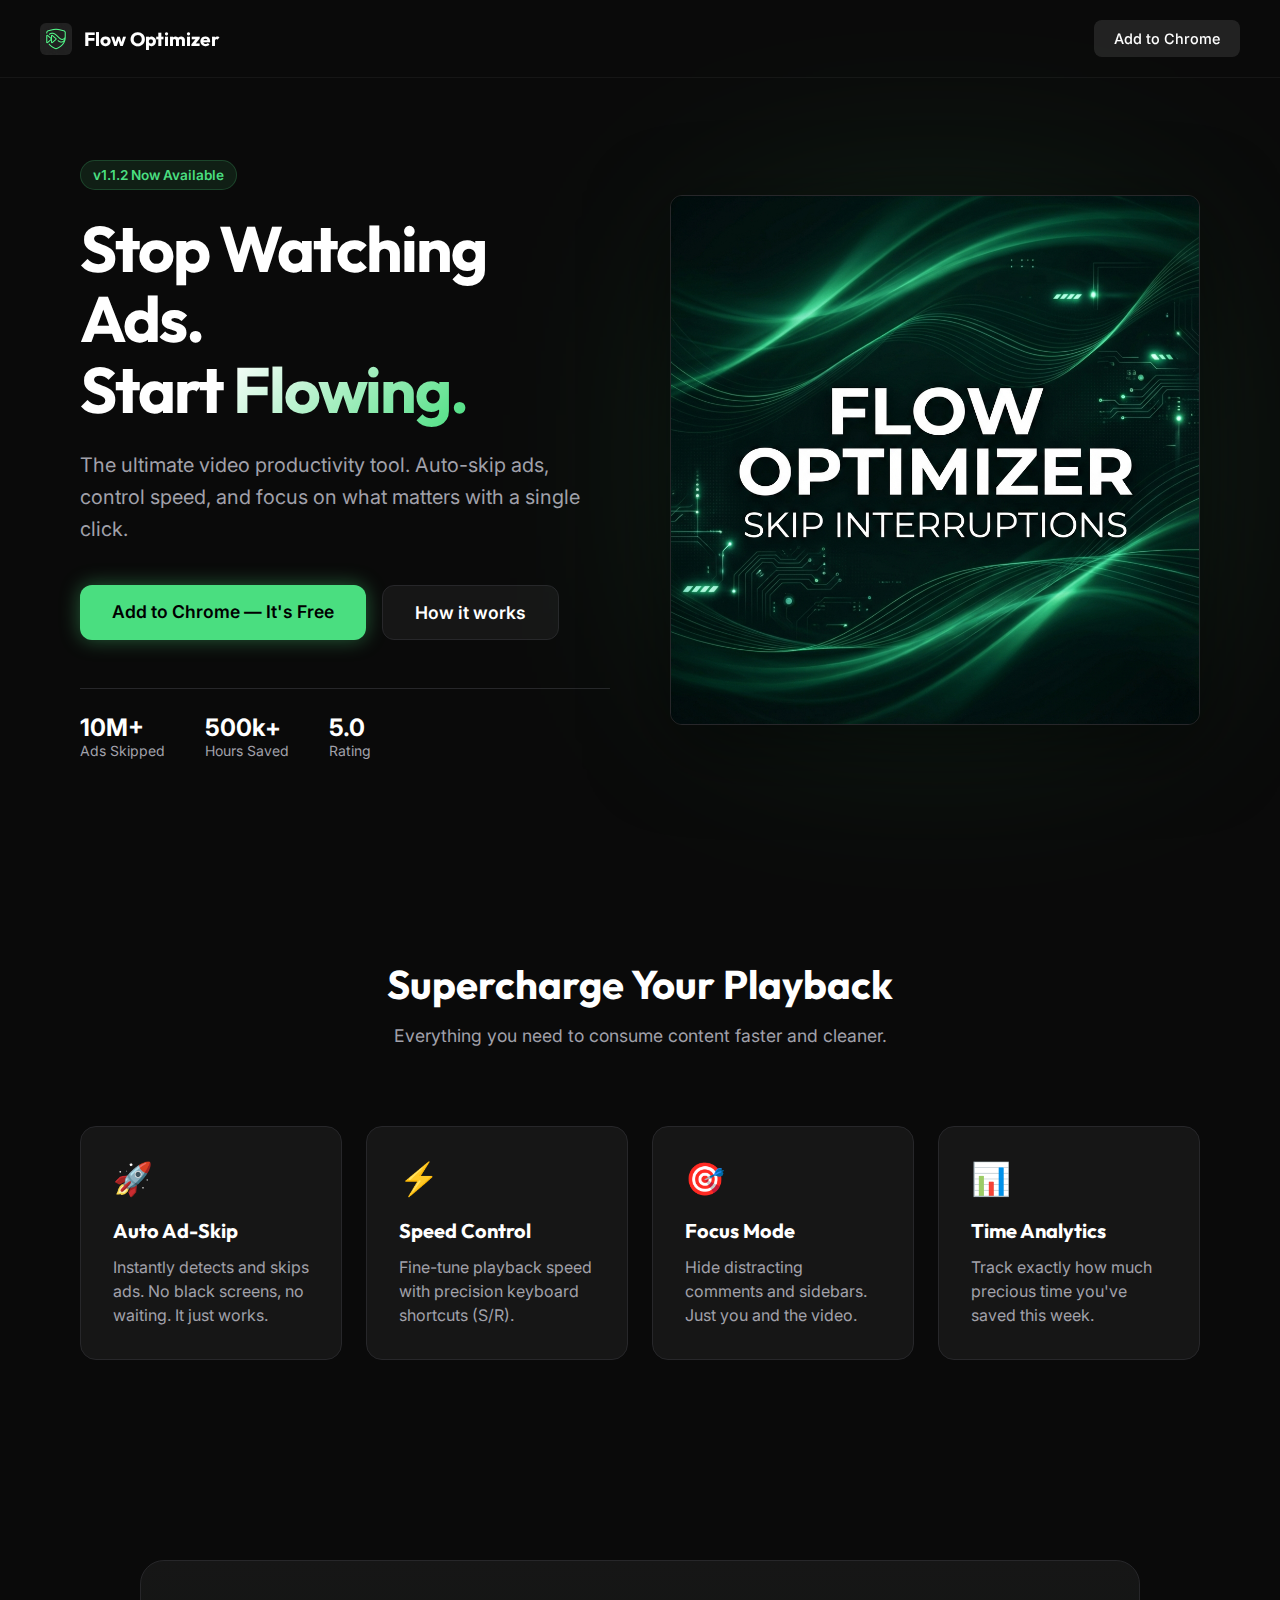
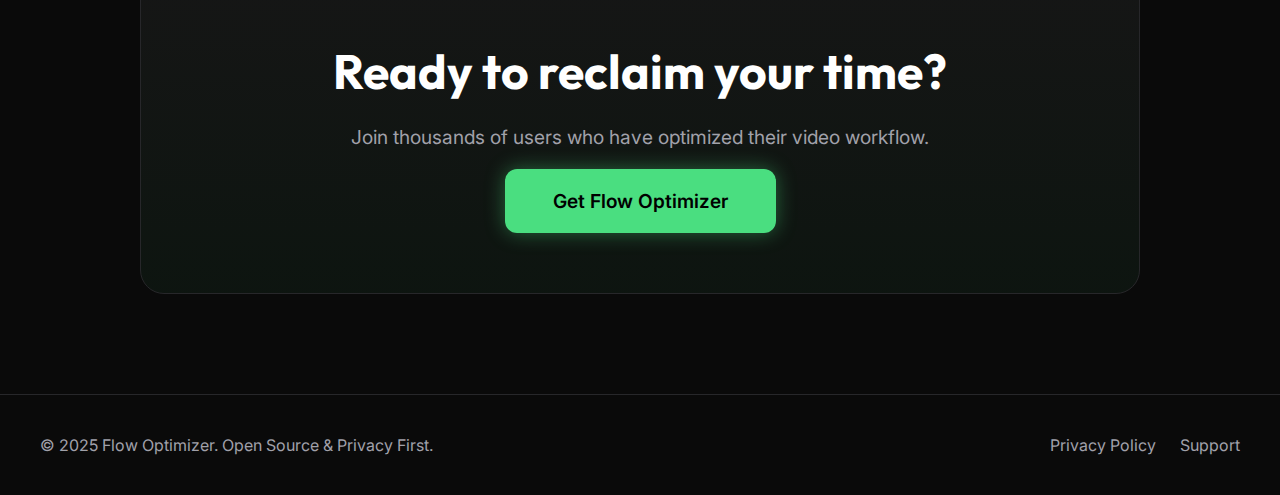
<file: index.html>
<!DOCTYPE html>
<html lang="en">

<head>
    <meta charset="UTF-8">
    <meta name="viewport" content="width=device-width, initial-scale=1.0">
    <title>Get Flow - Master Your Video Experience</title>
    <link rel="stylesheet" href="style.css">
    <link
        href="https://fonts.googleapis.com/css2?family=Outfit:wght@300;400;600;700&family=Inter:wght@400;600&display=swap"
        rel="stylesheet">
    <link rel="icon" type="image/png" href="images/icon128.png">
</head>

<body>
    <nav class="navbar">
        <div class="logo">
            <img src="images/icon128.png" alt="Flow Logo">
            <span>Flow Optimizer</span>
        </div>
        <a href="#" class="btn-install">Add to Chrome</a>
    </nav>

    <header class="hero">
        <div class="hero-content">
            <span class="badge">v1.1.2 Now Available</span>
            <h1>Stop Watching Ads.<br>Start <span class="text-gradient">Flowing.</span></h1>
            <p>The ultimate video productivity tool. Auto-skip ads, control speed, and focus on what matters with a
                single click.</p>
            <div class="cta-group">
                <a href="#" class="btn-primary">Add to Chrome — It's Free</a>
                <a href="#features" class="btn-secondary">How it works</a>
            </div>
            <div class="stats-row">
                <div class="stat">
                    <span class="stat-num">10M+</span>
                    <span class="stat-label">Ads Skipped</span>
                </div>
                <div class="stat">
                    <span class="stat-num">500k+</span>
                    <span class="stat-label">Hours Saved</span>
                </div>
                <div class="stat">
                    <span class="stat-num">5.0</span>
                    <span class="stat-label">Rating</span>
                </div>
            </div>
        </div>
        <div class="hero-image">
            <div class="glow-bg"></div>
            <img src="images/screenshot.png" alt="App Dashboard Mockup" class="app-mockup">
        </div>
    </header>

    <section id="features" class="features">
        <div class="section-header">
            <h2>Supercharge Your Playback</h2>
            <p>Everything you need to consume content faster and cleaner.</p>
        </div>
        <div class="feature-grid">
            <div class="feature-card">
                <div class="icon">🚀</div>
                <h3>Auto Ad-Skip</h3>
                <p>Instantly detects and skips ads. No black screens, no waiting. It just works.</p>
            </div>
            <div class="feature-card">
                <div class="icon">⚡</div>
                <h3>Speed Control</h3>
                <p>Fine-tune playback speed with precision keyboard shortcuts (S/R).</p>
            </div>
            <div class="feature-card">
                <div class="icon">🎯</div>
                <h3>Focus Mode</h3>
                <p>Hide distracting comments and sidebars. Just you and the video.</p>
            </div>
            <div class="feature-card">
                <div class="icon">📊</div>
                <h3>Time Analytics</h3>
                <p>Track exactly how much precious time you've saved this week.</p>
            </div>
        </div>
    </section>

    <section class="bottom-cta">
        <div class="cta-box">
            <h2>Ready to reclaim your time?</h2>
            <p>Join thousands of users who have optimized their video workflow.</p>
            <a href="#" class="btn-primary btn-large">Get Flow Optimizer</a>
        </div>
    </section>

    <footer>
        <div class="footer-content">
            <p>&copy; 2025 Flow Optimizer. Open Source & Privacy First.</p>
            <div class="links">
                <a href="#">Privacy Policy</a>
                <a href="#">Support</a>
            </div>
        </div>
    </footer>
</body>

</html>
</file>
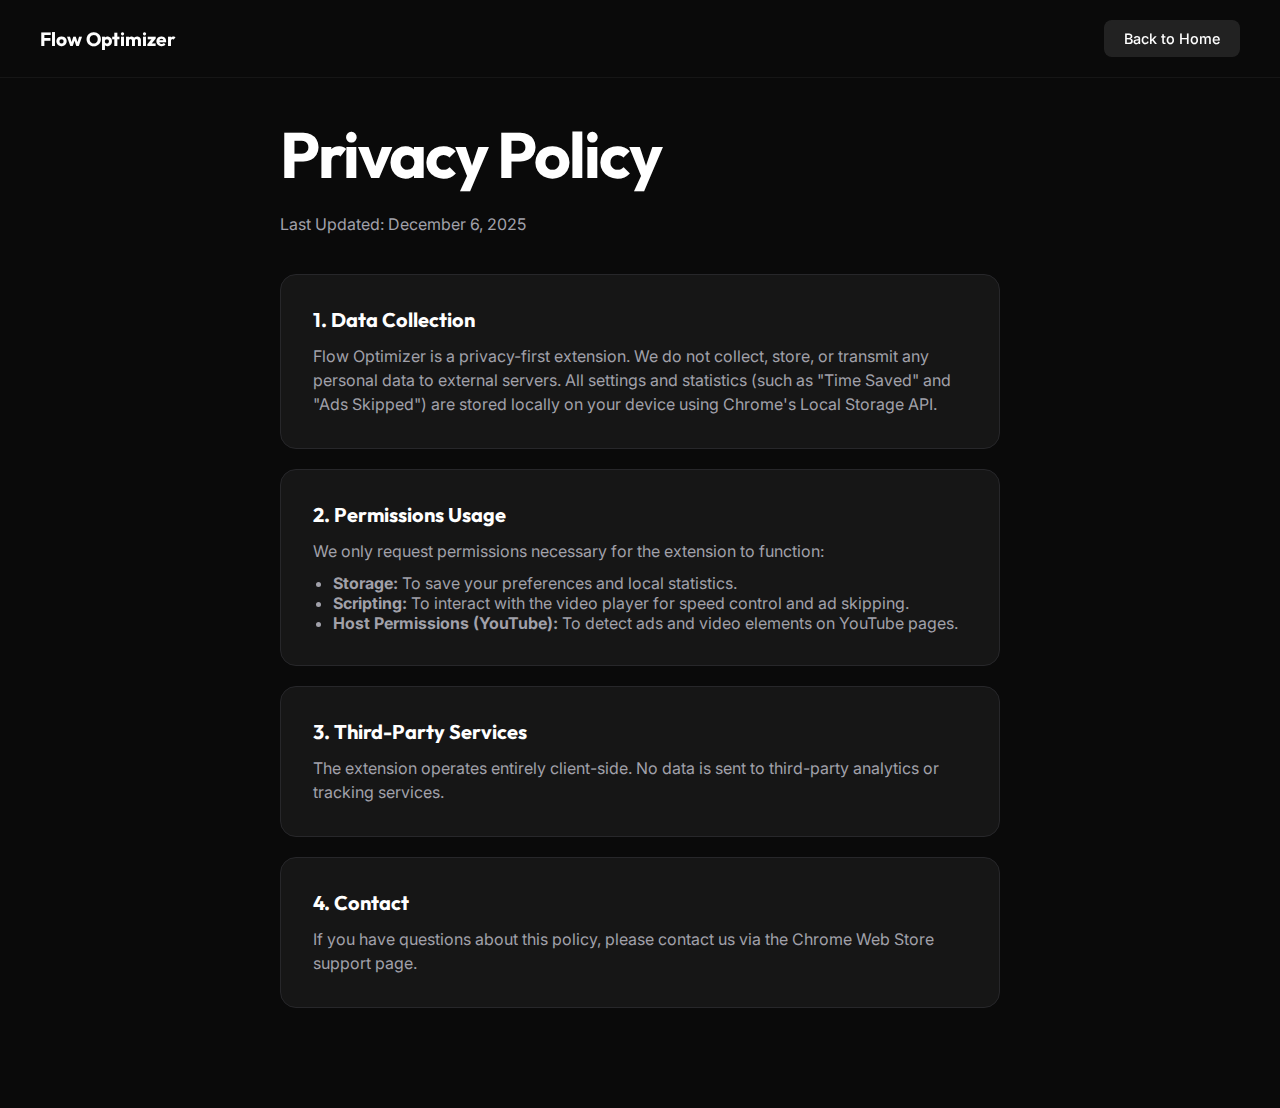
<file: privacy.html>
<!DOCTYPE html>
<html lang="en">

<head>
    <meta charset="UTF-8">
    <meta name="viewport" content="width=device-width, initial-scale=1.0">
    <title>Privacy Policy - Flow Optimizer</title>
    <link rel="stylesheet" href="style.css">
    <link
        href="https://fonts.googleapis.com/css2?family=Outfit:wght@300;400;600;700&family=Inter:wght@400;600&display=swap"
        rel="stylesheet">
</head>

<body>
    <nav class="navbar">
        <div class="logo">
            <span>Flow Optimizer</span>
        </div>
        <a href="index.html" class="btn-install">Back to Home</a>
    </nav>

    <div class="features" style="padding-top: 120px; max-width: 800px;">
        <h1>Privacy Policy</h1>
        <p style="color: var(--text-muted); margin-bottom: 40px;">Last Updated: December 6, 2025</p>

        <div class="feature-card" style="margin-bottom: 20px;">
            <h3>1. Data Collection</h3>
            <p>Flow Optimizer is a privacy-first extension. We do not collect, store, or transmit any personal data to
                external servers. All settings and statistics (such as "Time Saved" and "Ads Skipped") are stored
                locally on your device using Chrome's Local Storage API.</p>
        </div>

        <div class="feature-card" style="margin-bottom: 20px;">
            <h3>2. Permissions Usage</h3>
            <p>We only request permissions necessary for the extension to function:</p>
            <ul style="color: var(--text-muted); padding-left: 20px; margin-top: 10px;">
                <li><strong>Storage:</strong> To save your preferences and local statistics.</li>
                <li><strong>Scripting:</strong> To interact with the video player for speed control and ad skipping.
                </li>
                <li><strong>Host Permissions (YouTube):</strong> To detect ads and video elements on YouTube pages.</li>
            </ul>
        </div>

        <div class="feature-card" style="margin-bottom: 20px;">
            <h3>3. Third-Party Services</h3>
            <p>The extension operates entirely client-side. No data is sent to third-party analytics or tracking
                services.</p>
        </div>

        <div class="feature-card">
            <h3>4. Contact</h3>
            <p>If you have questions about this policy, please contact us via the Chrome Web Store support page.</p>
        </div>
    </div>
</body>

</html>
</file>
<file: style.css>
:root {
    --bg-dark: #0a0a0a;
    --bg-card: #161616;
    --primary: #4ade80;
    --primary-glow: rgba(74, 222, 128, 0.4);
    --text-main: #ffffff;
    --text-muted: #a1a1aa;
    --border: #27272a;
}

* {
    margin: 0;
    padding: 0;
    box-sizing: border-box;
}

body {
    background-color: var(--bg-dark);
    color: var(--text-main);
    font-family: 'Inter', sans-serif;
    overflow-x: hidden;
}

h1,
h2,
h3,
.logo span {
    font-family: 'Outfit', sans-serif;
}

a {
    text-decoration: none;
    color: inherit;
    transition: 0.2s;
}

/* Navbar */
.navbar {
    display: flex;
    justify-content: space-between;
    align-items: center;
    padding: 20px 40px;
    backdrop-filter: blur(10px);
    position: fixed;
    width: 100%;
    top: 0;
    z-index: 100;
    border-bottom: 1px solid rgba(255, 255, 255, 0.05);
}

.logo {
    display: flex;
    align-items: center;
    gap: 12px;
    font-weight: 700;
    font-size: 1.2rem;
}

.logo img {
    width: 32px;
    height: 32px;
    border-radius: 6px;
}

.btn-install {
    background: rgba(255, 255, 255, 0.1);
    padding: 10px 20px;
    border-radius: 8px;
    font-weight: 500;
    font-size: 0.9rem;
}

.btn-install:hover {
    background: rgba(255, 255, 255, 0.2);
}

/* Hero */
.hero {
    display: flex;
    align-items: center;
    justify-content: space-between;
    padding: 160px 80px 100px;
    max-width: 1400px;
    margin: 0 auto;
    gap: 60px;
}

.hero-content {
    flex: 1;
    max-width: 600px;
}

.badge {
    background: rgba(74, 222, 128, 0.1);
    color: var(--primary);
    padding: 6px 12px;
    border-radius: 30px;
    font-size: 0.85rem;
    font-weight: 600;
    margin-bottom: 24px;
    display: inline-block;
    border: 1px solid rgba(74, 222, 128, 0.2);
}

h1 {
    font-size: 4rem;
    line-height: 1.1;
    margin-bottom: 24px;
    letter-spacing: -2px;
}

.text-gradient {
    background: linear-gradient(135deg, #ffffff 0%, var(--primary) 100%);
    -webkit-background-clip: text;
    -webkit-text-fill-color: transparent;
}

.hero p {
    font-size: 1.25rem;
    color: var(--text-muted);
    line-height: 1.6;
    margin-bottom: 40px;
}

.cta-group {
    display: flex;
    gap: 16px;
    margin-bottom: 48px;
}

.btn-primary {
    background: var(--primary);
    color: #000;
    padding: 16px 32px;
    border-radius: 12px;
    font-weight: 600;
    font-size: 1.1rem;
    box-shadow: 0 0 20px var(--primary-glow);
}

.btn-primary:hover {
    transform: translateY(-2px);
    box-shadow: 0 0 40px var(--primary-glow);
}

.btn-secondary {
    background: var(--bg-card);
    border: 1px solid var(--border);
    padding: 16px 32px;
    border-radius: 12px;
    font-weight: 600;
    font-size: 1.1rem;
}

.btn-secondary:hover {
    border-color: var(--text-muted);
}

.stats-row {
    display: flex;
    gap: 40px;
    border-top: 1px solid var(--border);
    padding-top: 24px;
}

.stat {
    display: flex;
    flex-direction: column;
}

.stat-num {
    font-size: 1.5rem;
    font-weight: 700;
    color: var(--text-main);
}

.stat-label {
    font-size: 0.875rem;
    color: var(--text-muted);
}

/* Hero Image */
.hero-image {
    flex: 1;
    position: relative;
    display: flex;
    justify-content: center;
}

.app-mockup {
    width: 100%;
    max-width: 600px;
    border-radius: 12px;
    border: 1px solid var(--border);
    box-shadow: 0 20px 80px rgba(0, 0, 0, 0.5);
    z-index: 2;
    position: relative;
}

.glow-bg {
    position: absolute;
    top: 50%;
    left: 50%;
    transform: translate(-50%, -50%);
    width: 80%;
    height: 80%;
    background: var(--primary);
    filter: blur(120px);
    opacity: 0.2;
    z-index: 1;
}

/* Features */
.features {
    padding: 100px 40px;
    max-width: 1200px;
    margin: 0 auto;
}

.section-header {
    text-align: center;
    margin-bottom: 80px;
}

.section-header h2 {
    font-size: 2.5rem;
    margin-bottom: 16px;
}

.section-header p {
    color: var(--text-muted);
    font-size: 1.1rem;
}

.feature-grid {
    display: grid;
    grid-template-columns: repeat(auto-fit, minmax(250px, 1fr));
    gap: 24px;
}

.feature-card {
    background: var(--bg-card);
    border: 1px solid var(--border);
    padding: 32px;
    border-radius: 16px;
    transition: 0.3s;
}

.feature-card:hover {
    border-color: var(--primary);
    transform: translateY(-5px);
}

.feature-card .icon {
    font-size: 2rem;
    margin-bottom: 20px;
}

.feature-card h3 {
    font-size: 1.25rem;
    margin-bottom: 12px;
}

.feature-card p {
    color: var(--text-muted);
    line-height: 1.5;
}

/* Bottom CTA */
.bottom-cta {
    padding: 100px 40px;
    text-align: center;
}

.cta-box {
    background: linear-gradient(180deg, var(--bg-card) 0%, rgba(74, 222, 128, 0.05) 100%);
    border: 1px solid var(--border);
    padding: 80px 40px;
    border-radius: 24px;
    max-width: 1000px;
    margin: 0 auto;
}

.cta-box h2 {
    font-size: 3rem;
    margin-bottom: 24px;
}

.cta-box p {
    color: var(--text-muted);
    font-size: 1.2rem;
    margin-bottom: 40px;
}

.btn-large {
    padding: 20px 48px;
    font-size: 1.2rem;
}

/* Footer */
footer {
    border-top: 1px solid var(--border);
    padding: 40px;
    text-align: center;
    color: var(--text-muted);
}

.footer-content {
    max-width: 1200px;
    margin: 0 auto;
    display: flex;
    justify-content: space-between;
    align-items: center;
}

.links {
    display: flex;
    gap: 24px;
}

@media (max-width: 768px) {
    .hero {
        flex-direction: column;
        padding: 100px 24px 60px;
        text-align: center;
    }

    h1 {
        font-size: 2.5rem;
    }

    .cta-group {
        justify-content: center;
        flex-direction: column;
    }

    .stats-row {
        justify-content: center;
    }

    .footer-content {
        flex-direction: column-reverse;
        gap: 20px;
    }
}
</file>
